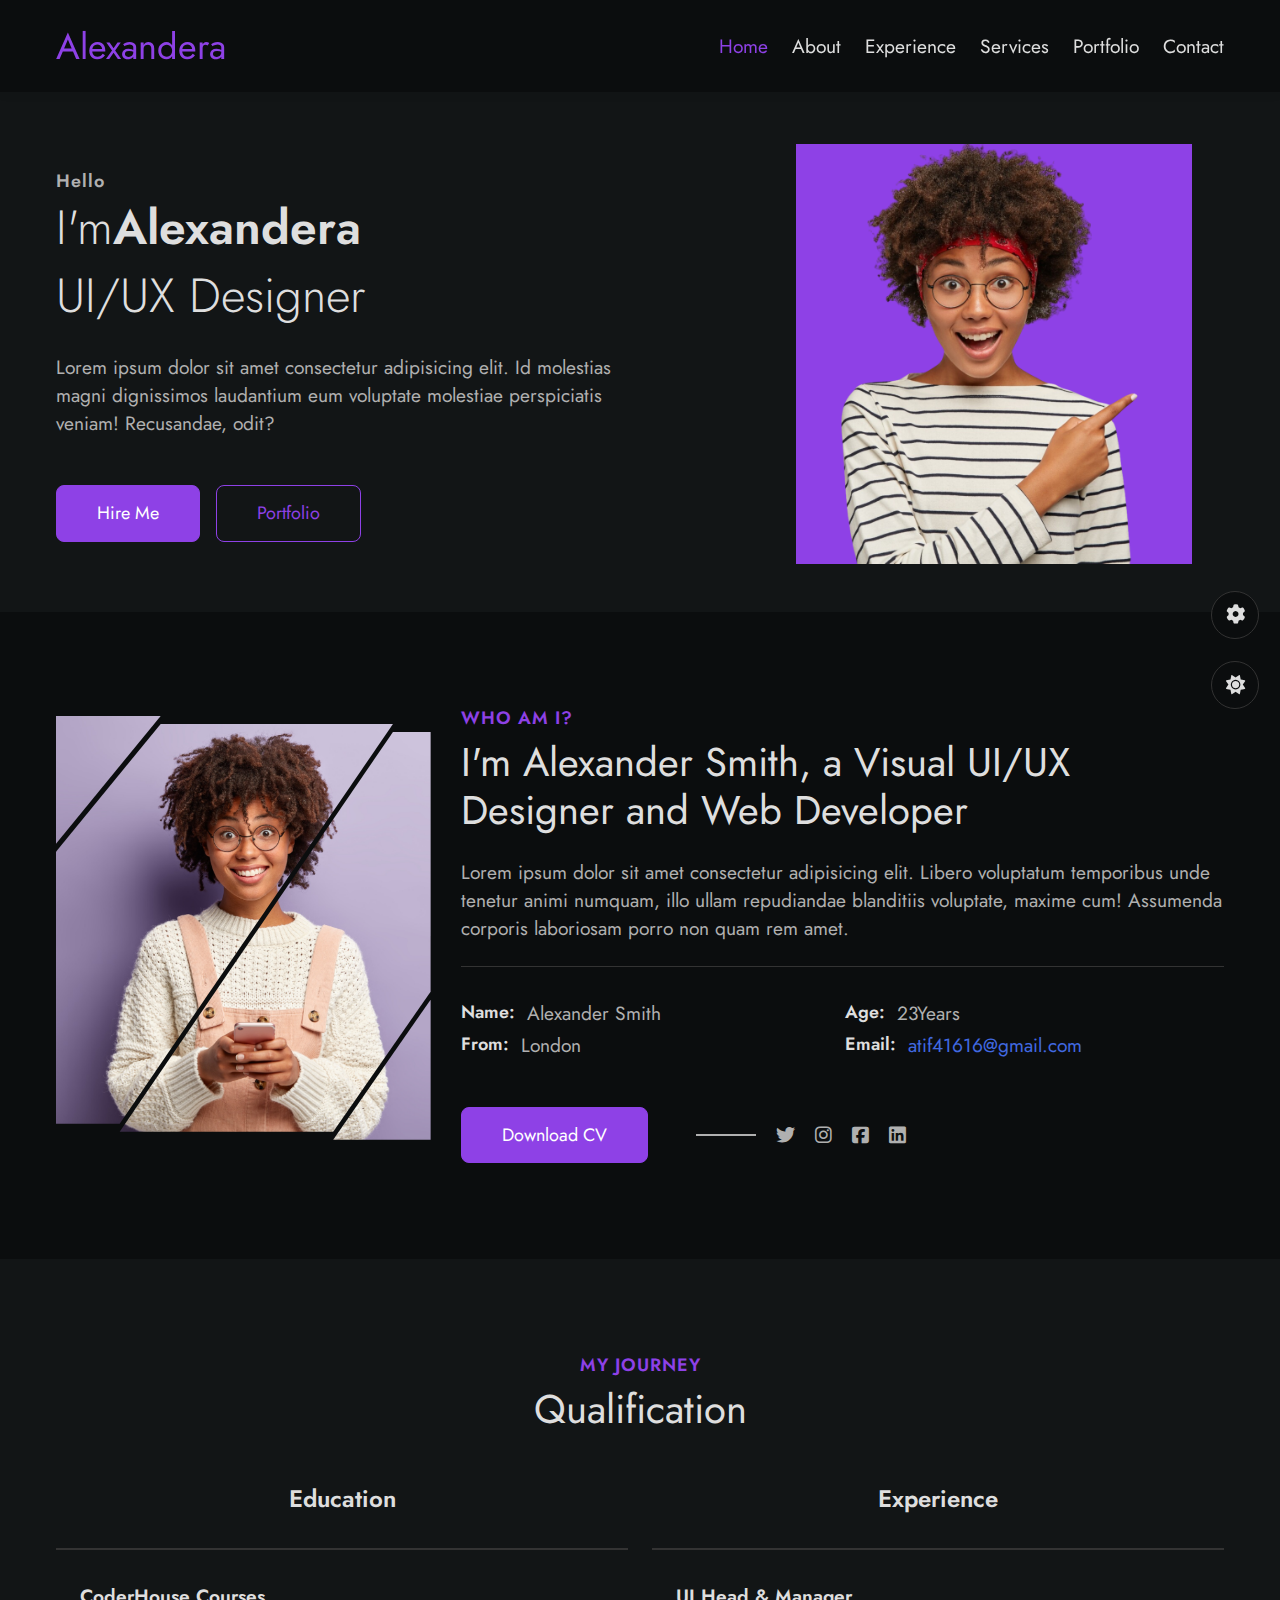
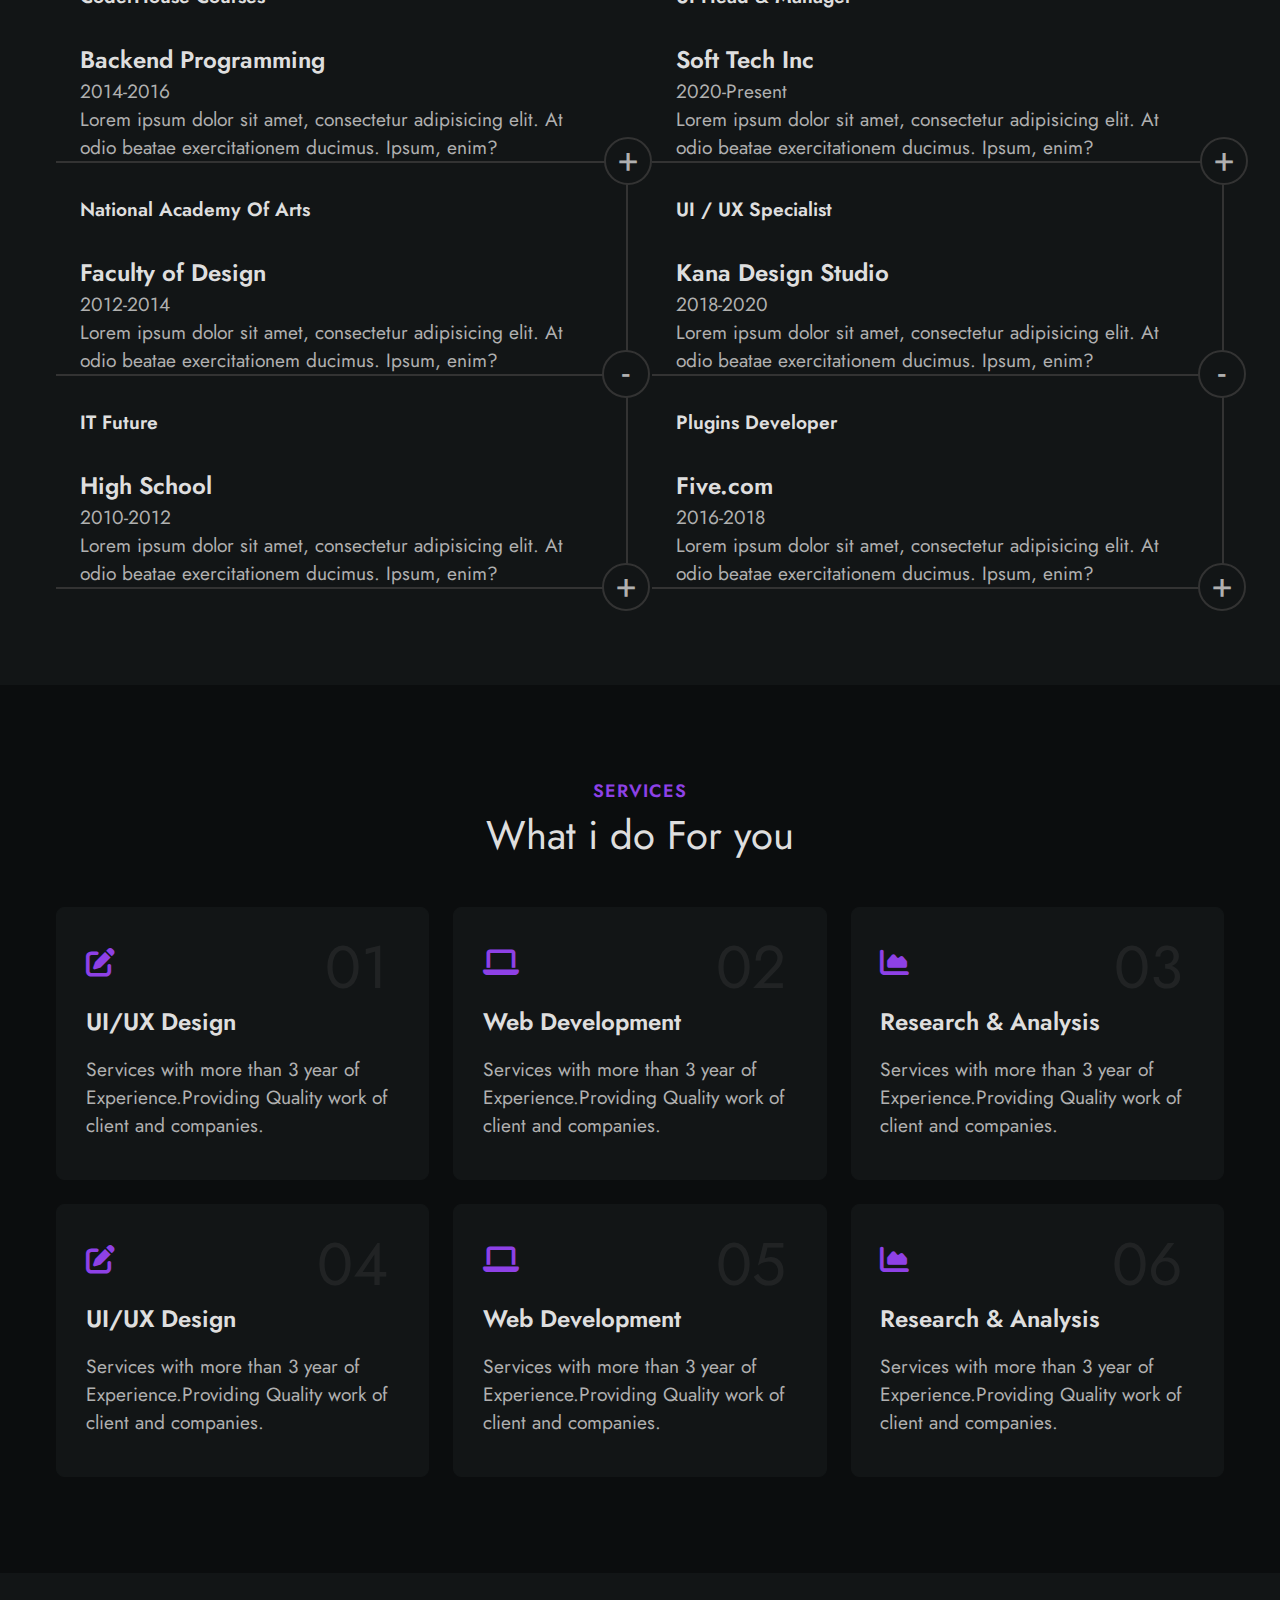
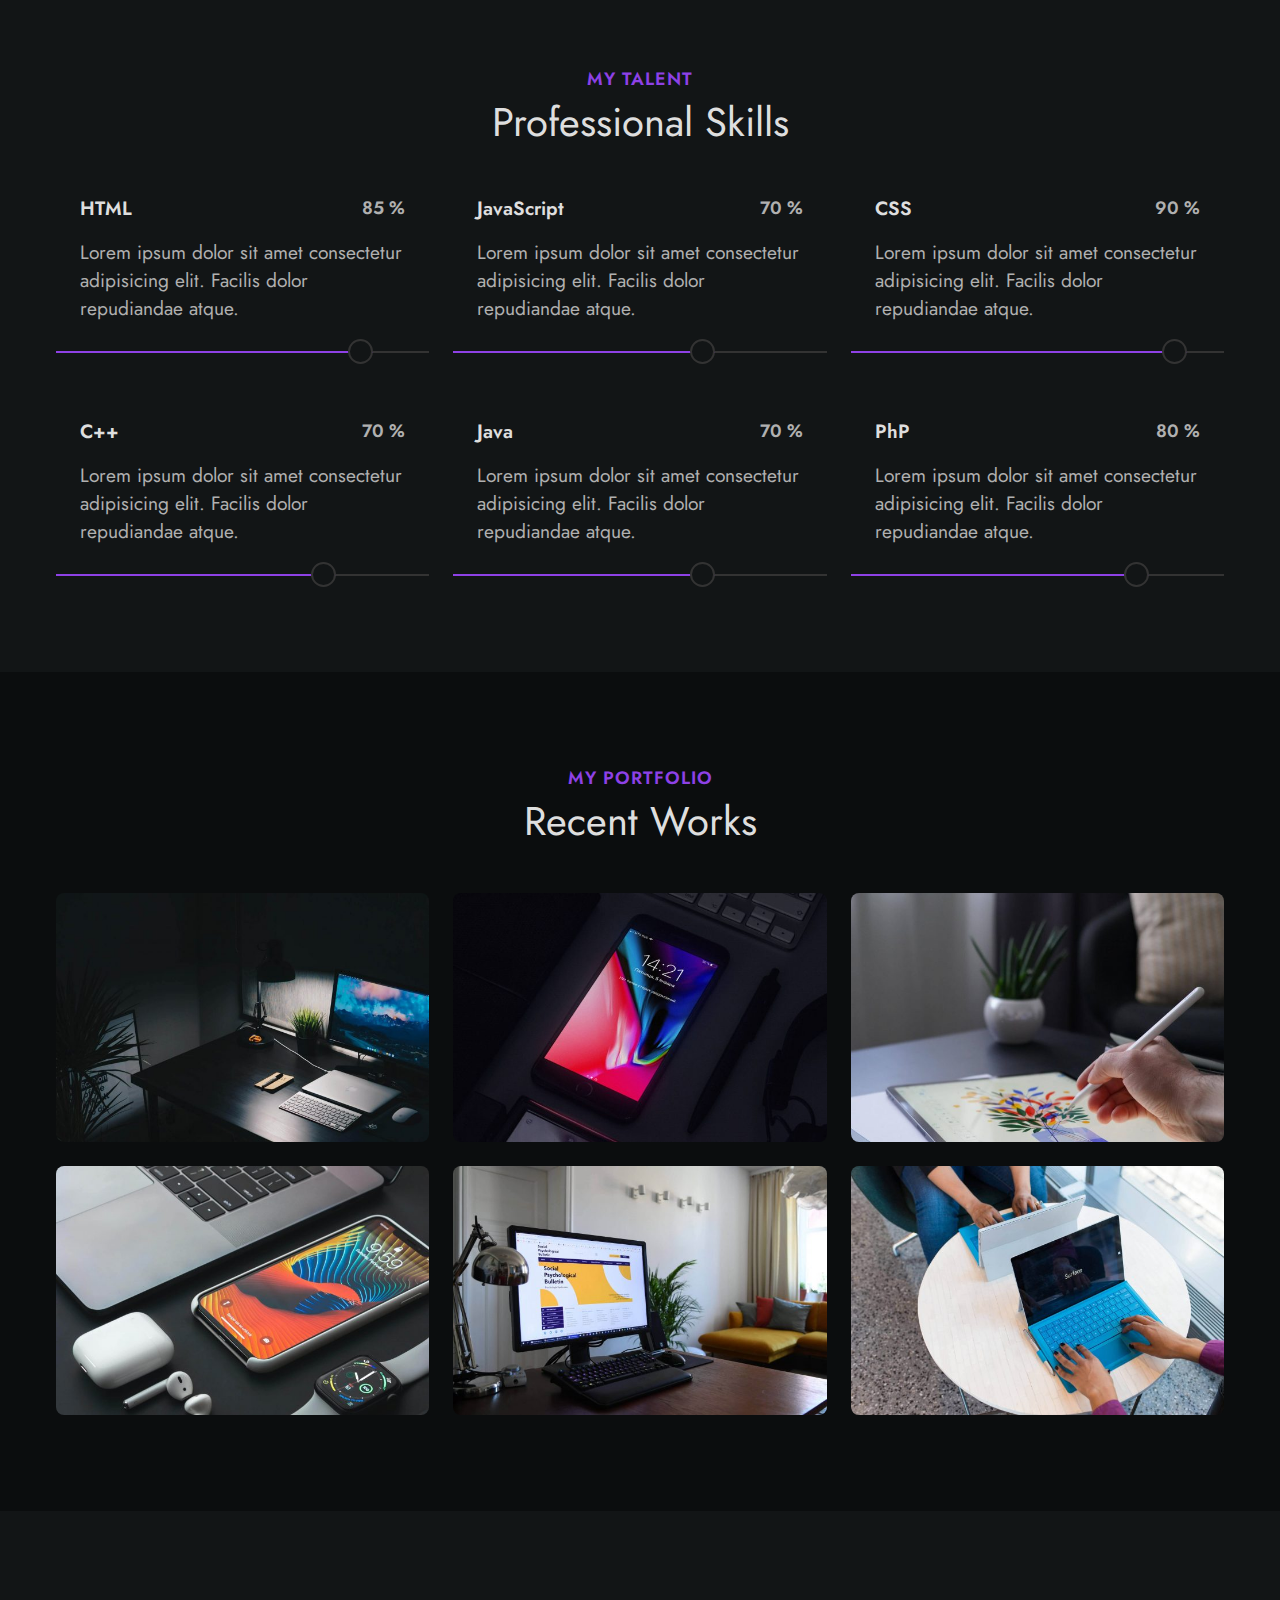
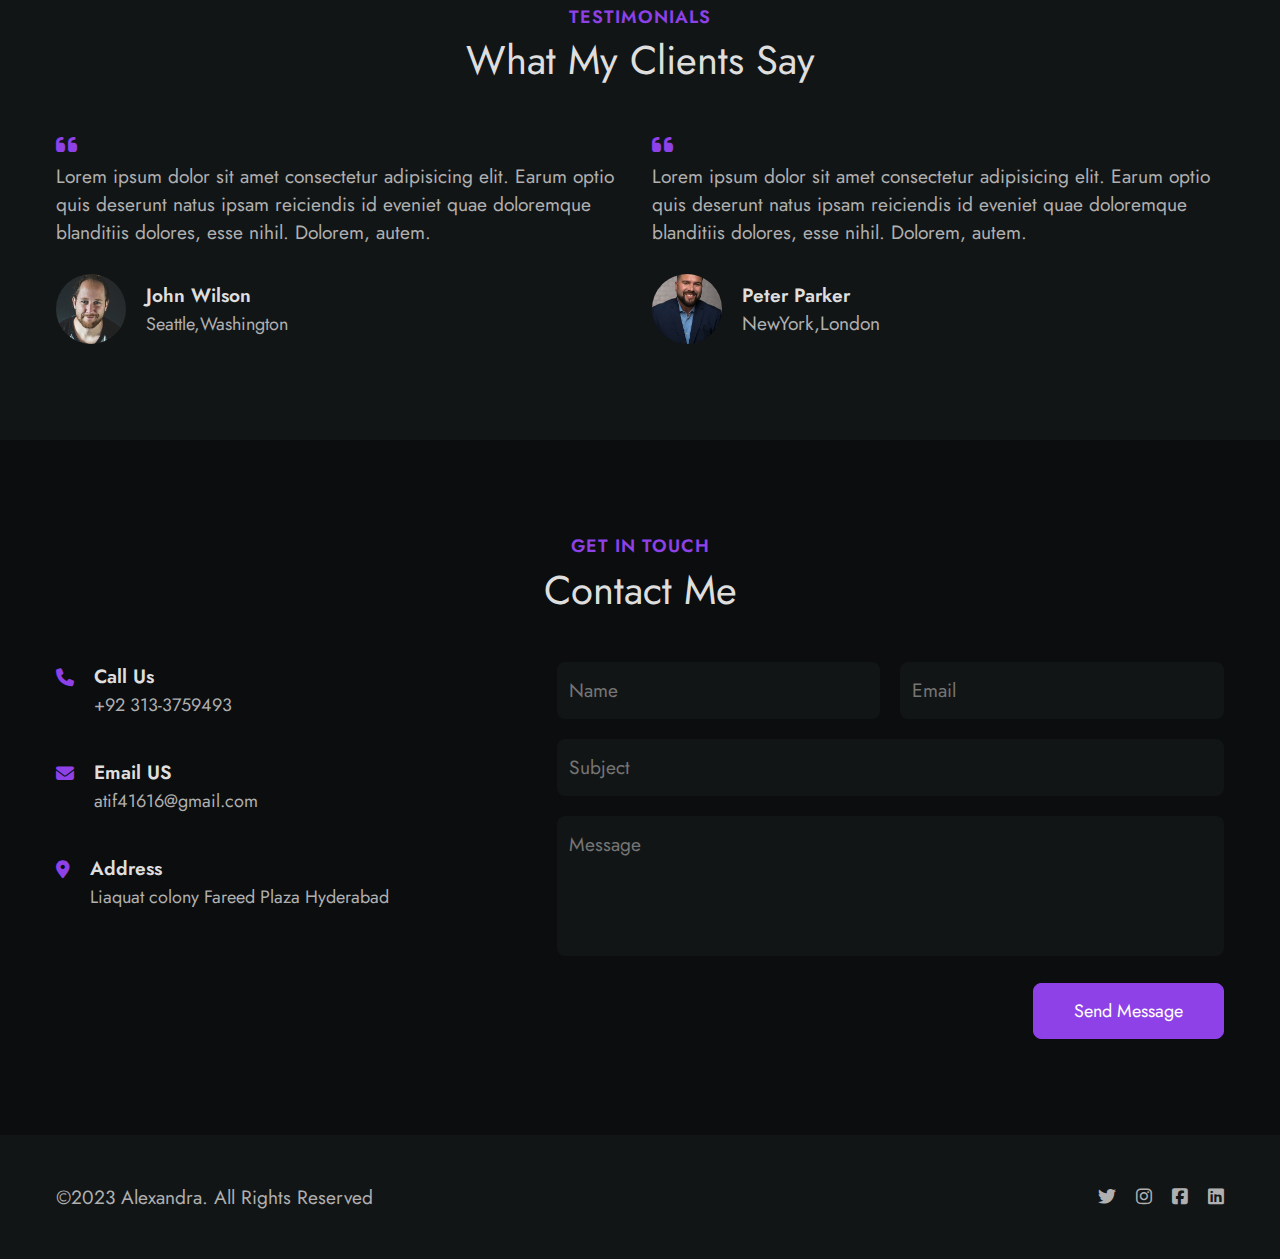
<file: Personal Portfolio 01/index.html>
<!DOCTYPE html>
<html lang="en">
  <head>
    <meta charset="UTF-8" />
    <meta name="viewport" content="width=device-width, initial-scale=1.0" />

    <!--=============== FONT AWESOME ===============-->
    <link rel="stylesheet" href="https://cdnjs.cloudflare.com/ajax/libs/font-awesome/6.4.0/css/all.min.css" />

    <!--=============== CSS ===============-->
    <link rel="stylesheet" href="assets/css/styles.css" />

    <title>Responsive portfolio website</title>
  </head>
  <body>
    <!--==================== STYLE SWITCHER ====================-->
    <input type="radio" name="color" id="color-1">
    <input type="radio" name="color" id="color-2">
    <input type="radio" name="color" id="color-3">
    <input type="radio" name="color" id="color-4">
    <input type="radio" name="color" id="color-5">
    <input type="radio" name="color" id="color-6">
    <input type="radio" name="color" id="color-7">
    <input type="radio" name="color" id="color-8">
    <input type="radio" name="color" id="color-9">
    <input type="radio" name="color" id="color-10">
    <input type="checkbox" id="toggler">
    <input type="checkbox" id="day-night">

    <div class="style__switcher">
      <label for="toggler" class="style__switcher-toggler">
        <i class="fa-solid fa-gear fa-spin"></i>
      </label>

      <label for="day-night" class="style__switcher-theme">
        <i class="fa-solid fa-sun"></i>
        <i class="fa-solid fa-moon"></i>
      </label>

      <h3 class="style__switcher-title">Theme Colors</h3>

      <div class="style__switcher-color">
        <label for="color-1" class="color-1 color"></label>
        <label for="color-2" class="color-2 color"></label>
        <label for="color-3" class="color-3 color"></label>
        <label for="color-4" class="color-4 color"></label>
        <label for="color-5" class="color-5 color"></label>
        <label for="color-6" class="color-6 color"></label>
        <label for="color-7" class="color-7 color"></label>
        <label for="color-8" class="color-8 color"></label>
        <label for="color-9" class="color-9 color"></label>
        <label for="color-10" class="color-10 color"></label>
      </div>
    </div>

    <!--==================== HEADER ====================-->
    <header class="header">
      <nav class="nav container">
          <a href="index.html" class="nav__logo">Alexandera</a>

          <ul class="nav__list">  
            <li class="nav__item">
              <a href="#home" class="nav__link active-link">Home</a>
            </li>

            <li class="nav__item">
              <a href="#about" class="nav__link">About</a>
            </li>
            

            
            <li class="nav__item">
              <a href="#qualification" class="nav__link">Experience</a>
            </li>

            
            <li class="nav__item">
              <a href="#services" class="nav__link">Services</a>
            </li>

            
            <li class="nav__item">
              <a href="#works" class="nav__link">Portfolio</a>
            </li>

            
            <li class="nav__item">
              <a href="#contact" class="nav__link">Contact</a>
            </li>
          </ul>
      </nav>
    </header>

    <!--==================== MAIN ====================-->
    <main class="main">
      <!--==================== HOME ====================-->
      <section class="home" id="home">
        <div class="home__container container grid">
          <div class="home__content">
            <span class="home__small">Hello</span>
              <h1 class="home__title">
                <span>I'm</span>Alexandera<br><span>UI/UX Designer</span>
              </h1>
              <p class="home__description">Lorem ipsum dolor sit amet consectetur adipisicing elit. Id molestias magni dignissimos laudantium eum voluptate molestiae perspiciatis veniam! Recusandae, odit?</p>

              <div class="home__btns">
                <a href="#contact" class="btn">Hire Me</a>
                <a href="#portfolio" class="btn btn__transparent">Portfolio</a>
              </div>
          </div>

          <div class="home__img-wrapper">
            <img src="assets/img/profile.png" class="home__img" alt="">
          </div>
        </div>
      </section>

      <!--==================== ABOUT ====================-->
      <section class="about section" id="about">
        <div class="about__container container grid ">
          <div class="about__img-wrapper">
            <img src="assets/img/about.png" alt="" class="about__img">
            <img src="assets/img/about.png" alt="" class="about__img">
            <img src="assets/img/about.png" alt="" class="about__img">
            <img src="assets/img/about.png" alt="" class="about__img">
          </div>

          <div class="about__content">
            <h2 class="section__title" data-title="Who am i?">I'm Alexander Smith, a Visual UI/UX Designer and Web Developer
            </h2>

            <p class="about__description">Lorem ipsum dolor sit amet consectetur adipisicing elit. Libero voluptatum temporibus unde tenetur animi numquam, illo ullam repudiandae blanditiis voluptate, maxime cum! Assumenda corporis laboriosam porro non quam rem amet.</p>

            <ul class="about__data grid">
              <li class="data__item">
                <h3 class="data__title">Name:</h3>
                <span class="data__description">Alexander Smith</span>
              </li>

              
              <li class="data__item">
                <h3 class="data__title">Age:</h3>
                <span class="data__description">23Years</span>
              </li>

              
              <li class="data__item">
                <h3 class="data__title">From:</h3>
                <span class="data__description">London</span>
              </li>

              
              <li class="data__item">
                <h3 class="data__title">Email:</h3>
                <span class="data__description about__link">atif41616@gmail.com</span>
              </li>
            </ul>

            <div class="about__bottom">
              <a href="" class="btn">Download CV</a>

              <div class="about__social-links">
                <a href="" class="about__social-link">
                  <i class="fa-brands fa-twitter"></i>
                </a>

                
                <a href="" class="about__social-link">
                  <i class="fa-brands fa-instagram"></i>
                </a>

                
                <a href="" class="about__social-link">
                  <i class="fa-brands fa-square-facebook"></i>
                </a>

                
                <a href="" class="about__social-link">
                  <i class="fa-brands fa-linkedin"></i>
                </a>
              </div>
            </div>
          </div>
        </div>
      </section>

      <!--==================== QUALIFICATION ====================-->
      <section class="qualification section" id="qualification">
        <h2 class="section__title title__center" data-title="My Journey">Qualification</h2>

        <div class="resume__container container grid">
          <div class="resume__group">
            <h3 class="resume__heading">Education</h3>

            <div class="resume__items">
              <div class="resume__item">
                <div class="resume__header">
                  <h3 class="resume__subtitle">CoderHouse Courses</h3> 
                  <span class="resume__icon">+</span>
                </div>

                <div class="resume__content">
                  <div class="resume__date-title">
                    <h3 class="resume__title">Backend Programming</h3>
                    <span class="resume__date">2014-2016</span>
                  </div>
                  <p class="resume__description">Lorem ipsum dolor sit amet, consectetur adipisicing elit. At odio beatae exercitationem ducimus. Ipsum, enim?</p>
                </div>
              </div>


              <div class="resume__item">
                <div class="resume__header">
                  <h3 class="resume__subtitle"> National Academy Of Arts</h3> 
                  <span class="resume__icon">-</span>
                </div>

                <div class="resume__content">
                  <div class="resume__date-title">
                    <h3 class="resume__title">Faculty of Design</h3>
                    <span class="resume__date">2012-2014</span>
                  </div>
                  <p class="resume__description">Lorem ipsum dolor sit amet, consectetur adipisicing elit. At odio beatae exercitationem ducimus. Ipsum, enim?</p>
                </div>
              </div>

              <div class="resume__item">
                <div class="resume__header">
                  <h3 class="resume__subtitle">IT Future </h3> 
                  <span class="resume__icon">+</span>
                </div>

                <div class="resume__content">
                  <div class="resume__date-title">
                    <h3 class="resume__title">High School</h3>
                    <span class="resume__date">2010-2012</span>
                  </div>
                  <p class="resume__description">Lorem ipsum dolor sit amet, consectetur adipisicing elit. At odio beatae exercitationem ducimus. Ipsum, enim?</p>
                </div>
              </div>
            </div>
          </div>

          <div class="resume__group">
            <h3 class="resume__heading">Experience</h3>

            <div class="resume__items">
              <div class="resume__item">
                <div class="resume__header">
                  <h3 class="resume__subtitle">UI Head & Manager</h3> 
                  <span class="resume__icon">+</span>
                </div>

                <div class="resume__content">
                  <div class="resume__date-title">
                    <h3 class="resume__title">Soft Tech Inc </h3>
                    <span class="resume__date">2020-Present</span>
                  </div>
                  <p class="resume__description">Lorem ipsum dolor sit amet, consectetur adipisicing elit. At odio beatae exercitationem ducimus. Ipsum, enim?</p>
                </div>
              </div>


              <div class="resume__item">
                <div class="resume__header">
                  <h3 class="resume__subtitle">UI / UX Specialist</h3> 
                  <span class="resume__icon">-</span>
                </div>

                <div class="resume__content">
                  <div class="resume__date-title">
                    <h3 class="resume__title">Kana Design Studio</h3>
                    <span class="resume__date">2018-2020</span>
                  </div>
                  <p class="resume__description">Lorem ipsum dolor sit amet, consectetur adipisicing elit. At odio beatae exercitationem ducimus. Ipsum, enim?</p>
                </div>
              </div>

              <div class="resume__item">
                <div class="resume__header">
                  <h3 class="resume__subtitle">Plugins Developer </h3> 
                  <span class="resume__icon">+</span>
                </div>

                <div class="resume__content">
                  <div class="resume__date-title">
                    <h3 class="resume__title">Five.com</h3>
                    <span class="resume__date">2016-2018</span>
                  </div>
                  <p class="resume__description">Lorem ipsum dolor sit amet, consectetur adipisicing elit. At odio beatae exercitationem ducimus. Ipsum, enim?</p>
                </div>
              </div>
            </div>
          </div>
        </div>
      </section>

      <!--==================== SERVICES ====================-->
      <section class="services section" id="services">
        <h2 class="section__title title__center" data-title="Services">
          What i do For you
        </h2>

        <div class="services__container container grid">
          <div class="services__item">
            <i class="fa-solid fa-pen-to-square services__icon"></i>

            <h3 class="services__title">UI/UX Design</h3>
            <p class="services__description">Services with more than 3 year of Experience.Providing Quality work of client and companies.</p>

            <span class="services__no">01</span>
          </div>

          <div class="services__item">
            <i class="fa-solid fa-laptop services__icon"></i>  

            <h3 class="services__title">Web Development </h3>
            <p class="services__description">Services with more than 3 year of Experience.Providing Quality work of client and companies.</p>

            <span class="services__no">02</span>
          </div>

          <div class="services__item">
            <i class="fa-solid fa-chart-area services__icon"></i>

            <h3 class="services__title">Research & Analysis</h3>
            <p class="services__description">Services with more than 3 year of Experience.Providing Quality work of client and companies.</p>

            <span class="services__no">03</span>
          </div>

          <div class="services__item">
            <i class="fa-solid fa-pen-to-square services__icon"></i>

            <h3 class="services__title">UI/UX Design</h3>
            <p class="services__description">Services with more than 3 year of Experience.Providing Quality work of client and companies.</p>

            <span class="services__no">04</span>
          </div>

          <div class="services__item">
            <i class="fa-solid fa-laptop services__icon"></i>  

            <h3 class="services__title">Web Development </h3>
            <p class="services__description">Services with more than 3 year of Experience.Providing Quality work of client and companies.</p>

            <span class="services__no">05</span>
          </div>

          <div class="services__item">
            <i class="fa-solid fa-chart-area services__icon"></i>

            <h3 class="services__title">Research & Analysis</h3>
            <p class="services__description">Services with more than 3 year of Experience.Providing Quality work of client and companies.</p>

            <span class="services__no">06</span>
          </div>

          
        </div>
      </section>

      <!--==================== SKILLS ====================-->
      <section class="skills section">
        <h2 class="section__title title__center" data-title="My Talent">Professional Skills</h2>

        <div class="skills__container container grid">
          <div class="skills__item">
            <div class="skills__titles">
              <h3 class="skills__name">HTML</h3>
              <span class="skills__no">85 %</span>
            </div>

            <p class="skills__description">Lorem ipsum dolor sit amet consectetur adipisicing elit. Facilis dolor repudiandae atque.</p>

            <div class="skills__bar">
              <div class="skills__percentage" style="width: 85%;">
                <span></span>
              </div>
            </div>
          </div>

          <div class="skills__item">
            <div class="skills__titles">
              <h3 class="skills__name">JavaScript</h3>
              <span class="skills__no">70 %</span>
            </div>

            <p class="skills__description">Lorem ipsum dolor sit amet consectetur adipisicing elit. Facilis dolor repudiandae atque.</p>

            <div class="skills__bar">
              <div class="skills__percentage" style="width: 70%;">
                <span></span>
              </div>
            </div>
          </div>

          <div class="skills__item">
            <div class="skills__titles">
              <h3 class="skills__name"> CSS</h3>
              <span class="skills__no">90 %</span>
            </div>

            <p class="skills__description">Lorem ipsum dolor sit amet consectetur adipisicing elit. Facilis dolor repudiandae atque.</p>

            <div class="skills__bar">
              <div class="skills__percentage" style="width: 90%;">
                <span></span>
              </div>
            </div>
          </div>

          <div class="skills__item">
            <div class="skills__titles">
              <h3 class="skills__name">C++</h3>
              <span class="skills__no">70 %</span>
            </div>

            <p class="skills__description">Lorem ipsum dolor sit amet consectetur adipisicing elit. Facilis dolor repudiandae atque.</p>

            <div class="skills__bar">
              <div class="skills__percentage" style="width: 75%;">
                <span></span>
              </div>
            </div>
          </div>

          <div class="skills__item">
            <div class="skills__titles">
              <h3 class="skills__name">Java</h3>
              <span class="skills__no">70 %</span>
            </div>

            <p class="skills__description">Lorem ipsum dolor sit amet consectetur adipisicing elit. Facilis dolor repudiandae atque.</p>

            <div class="skills__bar">
              <div class="skills__percentage" style="width: 70%;">
                <span></span>
              </div>
            </div>
          </div>

          <div class="skills__item">
            <div class="skills__titles">
              <h3 class="skills__name">PhP</h3>
              <span class="skills__no">80 %</span>
            </div>

            <p class="skills__description">Lorem ipsum dolor sit amet consectetur adipisicing elit. Facilis dolor repudiandae atque.</p>

            <div class="skills__bar">
              <div class="skills__percentage" style="width: 80%;">
                <span></span>
              </div>
            </div>
          </div>
        </div>
      </section>

      <!--==================== PORTFOLIO ====================-->
      <section class="works section" id="works">
        <h2 class="section__title title__center" data-title="My Portfolio">Recent Works</h2>
         
        <div class="work__container container grid">
          <div class="work__card">  
            <img src="assets/img/project-img-1.jpg" alt="" class="work__img">

            <div class="work__details">
              <h3 class="work__title">Web Design</h3>
              <span class="work__description">This is a short description</span>
            </div>
          </div>

          <div class="work__card">  
            <img src="assets/img/project-img-2.jpg" alt="" class="work__img">

            <div class="work__details">
              <h3 class="work__title">Android App</h3>
              <span class="work__description">This is a short description</span>
            </div>
          </div>

          <div class="work__card">  
            <img src="assets/img/project-img-3.jpg" alt="" class="work__img">

            <div class="work__details">
              <h3 class="work__title">PhotoShop</h3>
              <span class="work__description">This is a short description</span>
            </div>
          </div>

          <div class="work__card">  
            <img src="assets/img/project-img-4.jpg" alt="" class="work__img">

            <div class="work__details">
              <h3 class="work__title">UI/UX Design </h3>
              <span class="work__description">This is a short description</span>
            </div>
          </div>

          <div class="work__card">  
            <img src="assets/img/project-img-5.jpg" alt="" class="work__img">

            <div class="work__details">
              <h3 class="work__title">Web Design</h3>
              <span class="work__description">This is a short description</span>
            </div>
          </div>

          <div class="work__card">  
            <img src="assets/img/project-img-6.jpg" alt="" class="work__img">

            <div class="work__details">
              <h3 class="work__title">Web Design</h3>
              <span class="work__description">This is a short description</span>
            </div>
          </div>
        </div>
      </section>

      <!--==================== TESTIMONIALS ====================-->
      <section class="testimonials section">
        <h2 class="section__title title__center" data-title="testimonials">What My Clients Say</h2>

        <div class="testimonials__container container grid">
          <div class="testimonials__item">
            <p class="testimonials__description">Lorem ipsum dolor sit amet consectetur adipisicing elit. Earum optio quis deserunt natus ipsam reiciendis id eveniet quae doloremque blanditiis dolores, esse nihil. Dolorem, autem.</p>

            <div class="testimonials__data">
              <img src="assets/img/testimonial-1.jpg" alt="" class="testimonials__img">

              <div>
                <h3 class="testimonials__name">John Wilson</h3>
                  <span class="testimonials__identity">Seattle,Washington</span>
              </div>
            </div>
          </div>


          <div class="testimonials__item">
            <p class="testimonials__description">Lorem ipsum dolor sit amet consectetur adipisicing elit. Earum optio quis deserunt natus ipsam reiciendis id eveniet quae doloremque blanditiis dolores, esse nihil. Dolorem, autem.</p>

            <div class="testimonials__data">
              <img src="assets/img/testimonial-2.jpg" alt="" class="testimonials__img">

              <div>
                <h3 class="testimonials__name">Peter Parker</h3>
                  <span class="testimonials__identify">NewYork,London</span>
              </div>
            </div>
          </div>
        </div>
      </section>

      <!--==================== CONTACT ====================-->
      <section class="contact section" id="contact">
        <h2 class="section__title title__center" data-title="Get in touch">Contact Me</h2>

        <div class="contact__container container grid">
          <div class="contact__details">
            <div class="contact__item">
              <i class="fa-solid fa-phone contact__icon"></i>

              <div>
                <h3 class="contact__title">Call Us</h3>
                <span class="contact__data">+92 313-3759493</span>
              </div>
            </div>

            <div class="contact__item">
              <i class="fa-solid fa-envelope  contact__icon"></i>

              <div>
                <h3 class="contact__title">Email US</h3>
                <span class="contact__data">atif41616@gmail.com</span>
              </div>
            </div>

            <div class="contact__item">
              <i class="fa-solid fa-location-dot contact__icon"></i>

              <div>
                <h3 class="contact__title">Address</h3>
                <span class="contact__data">Liaquat colony Fareed Plaza Hyderabad</span>
              </div>
            </div>
          </div>

          <form action="" class="contact__form">
            <div class="form__group">
              <div class="form__input">
                <input type="text" placeholder="Name" class="input__control">
              </div>

              <div class="form__input">
                <input type="email" placeholder="Email" class="input__control">
              </div>
            </div>

            <div class="form__input">
              <input type="text" placeholder="Subject" class="input__control">
            </div>
            

            <div class="form__input">
             <textarea name="" id="" cols="30" rows="10" class="input__control textarea" placeholder="Message"></textarea>
            </div>

            <button class="btn contact__btn">Send Message</button>
          </form>
        </div>
      </section>
    </main>

    <!--==================== FOOTER ====================-->
    <footer class="footer">
      <div class="footer__container container">
        <p class="footer__copyright">&copy;2023 Alexandra. All Rights Reserved</p>

        <div class="footer__social-links">
          <a href="" class="footer__social-link">
            <i class="fa-brands fa-twitter"></i>
          </a>

          
          <a href="" class="footer__social-link">
            <i class="fa-brands fa-instagram"></i>
          </a>

          
          <a href="" class="footer__social-link">
            <i class="fa-brands fa-square-facebook"></i>
          </a>

          
          <a href="" class="footer__social-link">
            <i class="fa-brands fa-linkedin"></i>
          </a>
        </div>
      </div>
    </footer>
  </body>
</html>
</file>
<file: Personal Portfolio 01/assets/css/styles.css>
/*=============== GOOGLE FONTS ===============*/
@import url('https://fonts.googleapis.com/css2?family=Jost:wght@300;400;500;600&family=Lato:ital,wght@0,700;1,400&family=League+Spartan:wght@400;500;600;700&family=Poppins:ital,wght@0,100;0,200;0,300;0,400;0,500;0,600;0,700;0,800;0,900;1,100;1,200;1,300;1,400;1,500;1,600;1,700;1,800;1,900&display=swap');
/*=============== VARIABLES CSS ===============*/
:root {
  --header-height:3.5rem ;

  /*========== Colors ==========*/
  /* Color mode HSL(hue, saturation, lightness) */
  --first-color:hsl(268,77%,58%) ;
  --first-color-dark:hsl(268,78%,51%) ;
  --first-color-light: hsl(268,100%,83%);
  --title-color: hsl(0,0%,87%);
  --text-color:hsl(0,0%,69%) ;
  --body-color: hsl(200,12%,5%);
  --container-color: hsl(200,10%,8%);
  --border-color: hsl(0,0%,20%);
  --white: #fff;

  /*========== Font and typography ==========*/
  /* .5rem = 8px | 1rem = 16px ... */
  --body-font: 'Jost', sans-serif;
  --big-font-size: 3rem;
  --h1-font-size:2.5rem ;
  --h2-font-size: 2.25rem;
  --h3-font-size: 1.5rem;
  --larger-font-size:1.2rem ;
  --large-font-size: 1.125rem;

  /*========== Font weight ==========*/
  --weight-300: 300;
  --weight-400: 400;
  --weight-600: 600;
}

/*=============== DARK THEME ===============*/
#day-night:checked ~ *{
  --title-color: hsl(247,27%,31%);
  --text-color:hsl(0,0%,41%) ;
  --body-color: hsl(0,0%,100%);
  --container-color: hsl(266,78%,98%);
  --border-color: hsl(0,0%,87%);
}
/*=============== BASE ===============*/
*{
  margin: 0;
  padding: 0;
  box-sizing: border-box ;
}

html{
  scroll-behavior: smooth;
}

input,
textarea,
button,
body{
  font-family: var(--body-font);
  font-size: var(--larger-font-size);
}

main{
  background-color: var(--body-color);
  color: var(--text-color);
}

input,
textarea,
button{
  outline: none;
  border: none;
  background-color: transparent;
}

h1,
h2,
h3{
  color: var(--title-color);
  font-weight: var(--weight-600);
}

ul{
  list-style: none;
}

a{
  text-decoration: none;
}

img{
  max-width: 100%;

}
/*=============== REUSABLE CSS CLASSES ===============*/
.container{
  max-width: 1200px;
  /* background-color: var(--first-color); */
  margin-inline: auto;
  padding-inline: 1rem ;
}

.grid{
  display: grid;
  gap: 1.5rem;
}

.section{
  padding-block: 6rem;
}

.section{
  padding-block: 6rem;
}

.section__title{
  font-size: var(--h1-font-size);
  font-weight: var(--weight-400);
  line-height: 1.2;
  margin-bottom: 1.5rem ;
}

.section__title::before{
  content: attr(data-title);
  display: block;
  color: var(--first-color);
  font-size: var(--large-font-size);
  font-weight: var(--weight-600);
  text-transform: uppercase;
  letter-spacing: 1px;
  margin-bottom: .5rem ;
}

.title__center{
  text-align: center;
  margin-bottom: 3rem;
}
/*=============== STYLE SWITCHER ===============*/
input[type='radio'],
input[type='checkbox']{
  /* z-index: 1000;
  position: relative; */
  display: none;
}
.style__switcher{
  position: fixed;
  right: 0;
  bottom: 20%;
  padding: 1rem;
  width: 220px;
  border: 1px solid var(--border-color);
  background-color: var(--container-color);
  border-radius: .5rem;
  z-index: 1000;
  transform: translateX(100%);
  transition: all .3s ease;

}

#toggler:checked ~ .style__switcher{
  transform: translateX(0);
}


.style__switcher-toggler,
.style__switcher-theme{
  position: absolute;
  right: 110%;
  color: var(--title-color);
  background-color: var(--body-color);
  border: 1px solid var(--border-color);
  height: 48px;
  width: 48px;
  border-radius: 50%;
  cursor: pointer;
  display: grid;
  place-items: center;
  transition: all .3s ease;
}

.style__switcher-color{
  display: grid;
  grid-template-columns: repeat(5 ,1fr);
  gap: .5rem;
}

.style__switcher-toggler{
  top: 7%;
}

.style__switcher-theme{
  bottom: 7%;
}

.style__switcher-theme .fa-moon{
  display: none;
}

#day-night:checked ~ * .fa-sun{
  display: none;
}

#day-night:checked ~ * .fa-moon{
  display: block;
}

.style__switcher-title{
  font-size: var(--large-font-size);
  margin-bottom: .75rem;
}

.style__switcher-color .color{
  height: 30px;
  width: 30px;
  border-radius: 50%;

}


.color-1{
  background-color: hsl(252,35%,51%);
}


.color-2{
  background-color: hsl(351,85%,51%);
}


.color-3{
  background-color: hsl(271,76%,53%);
}


.color-4{
  background-color: hsl(225,73%,57%);
}


.color-5{
  background-color: hsl(43,74%,49%);
}


.color-6{
  background-color: hsl(339,81%,66%);
}


.color-7{
  background-color: hsl(80,61%,50%);
}


.color-8{
  background-color: hsl(19,96%,52%);
}


.color-10{
  background-color: hsl(42,100%,50%);
}


.color-9{
  background-color: hsl(88,65%,43%);
}

#color-1:checked ~ *{
  --first-color:hsl(252,35%,51%) ;
  --first-color-dark:hsl(252,25%,51%) ;
  --first-color-light: hsl(252,100%,83%);
}

#color-2:checked ~ *{
  --first-color:hsl(351,85%,51%) ;
  --first-color-dark:hsl(351,75%,51%) ;
  --first-color-light: hsl(351,100%,83%);
}

#color-3:checked ~ *{
  --first-color:hsl(271,76%,53%) ;
  --first-color-dark:hsl(271,60%,53%) ;
  --first-color-light: hsl(271,100%,83%);
}

#color-4:checked ~ *{
  --first-color:hsl(225,73%,57%) ;
  --first-color-dark:hsl(225,63%,57%) ;
  --first-color-light: hsl(225,100%,83%);
}

#color-5:checked ~ *{
  --first-color:hsl(43,74%,49%) ;
  --first-color-dark:hsl(43,64%,49%) ;
  --first-color-light: hsl(43,100%,83%);
}

#color-6:checked ~ *{
  --first-color:hsl(339,81%,66%) ;
  --first-color-dark:hsl(339,71%,66%) ;
  --first-color-light: hsl(339,100%,83%);
}

#color-7:checked ~ *{
  --first-color:hsl(80,61%,50%) ;
  --first-color-dark:hsl(80,51%,50%) ;
  --first-color-light: hsl(80,100%,83%);
}

#color-8:checked ~ *{
  --first-color:hsl(19,96%,52%) ;
  --first-color-dark:hsl(19,86%,52%) ;
  --first-color-light: hsl(19,100%,83%);
}

#color-9:checked ~ *{
  --first-color:hsl(88,65%,43%) ;
  --first-color-dark:hsl(88,55%,43%) ;
  --first-color-light: hsl(88,100%,83%);
}

#color-10:checked ~ *{
  --first-color:hsl(42,100%,50%) ;
  --first-color-dark:hsl(42,85%,50%) ;
  --first-color-light: hsl(42,100%,83%);
}
/*=============== HEADER & NAV ===============*/
.header{
  position: fixed;
  background-color: var(--body-color);
  top:0;
  left: 0;
  width: 100%;
  box-shadow: 0 3px 9px hsla(0, 0%, 0%, 0.05);
  z-index: 100;
}

.nav,
.nav__list{
  display: flex;
}

.nav{
  height: calc(var(--header-height) +  2.25rem);
  /* background-color: var(--body-color); */
  justify-content: space-between;
  align-items: center;
}


.nav__logo{
  color: var(--first-color);
  font-size: var(--h2-font-size);
}

.nav__list{
  column-gap: 1.5rem;
}

.nav__link{
  color: var(--title-color);
  transition: all .3s ease;
}
/* Active link */

.active-link,
.nav__link:hover{
  color: var(--first-color);
}

/*=============== HOME ===============*/
.home{
  background-color: var(--container-color);
  padding-block: 9rem 3rem;
}
.home__container{
  grid-template-columns: repeat(2, 1fr);
  align-items: center;
}

.home__small{
  font-size: var(--large-font-size);
  font-weight: var(--weight-600);
  letter-spacing: 1px;
}


.home__title{
  font-size: var(--big-font-size);
  line-height: 1.4;
}

.home__title span{
  font-weight: var(--weight-300);
}

.home__description{
  margin-block: 1.5rem 3rem;
}

.home__btns{
  display: flex;
  column-gap: 1rem;
}

.home__img-wrapper{
  margin-inline:auto 2rem;
  position: relative;

}

.home__img-wrapper::before,
.home__img-wrapper::after{
  content: '';
  position: absolute;
  inset: 0;
}

.home__img-wrapper::before{
  background-color: var(--first-color-light);
    animation: animate__before 8s ease-in-out infinite;
}

.home__img-wrapper::after{
  background-color: var(--first-color);

}
.home__img-wrapper::after,
.home__img{
  animation: animate__after 8s ease-in-out infinite;

}

.home__img{
  z-index: 10;
  position: relative;
  vertical-align: middle;
}
/* Home animation */
@keyframes animate__before {
  0%{
    border-radius: 73% 27% 21% 79% / 51% 32% 68% 49% ;
  }

  
  50%{
    border-radius: 18% 82% 49% 51% / 24% 41% 59% 76%  ;
  }

  
  100%{
    border-radius: 73% 27% 21% 79% / 51% 32% 68% 49% ;
  }
}

@keyframes animate__after {
  0%{
    border-radius:  18% 82% 49% 51% / 24% 41% 59% 76% ;
  }

  
  50%{
    border-radius: 73% 27% 21% 79% / 51% 32% 68% 49%  ;
  }

  
  100%{
    border-radius: 18% 82% 49% 51% / 24% 41% 59% 76% ;
  }
}
/*=============== BUTTON ===============*/
.btn{
  display: inline-block;
  background-color: var(--first-color);
  border: 1px solid var(--first-color);
  color: var(--white);
  padding: 0.9rem 2.5rem;
  font-size: var(--large-font-size);
  border-radius: 0.5rem;
  transition:all 0.5s ease;
}

.btn__transparent{
  background-color: transparent;
  color: var(--first-color);

}


/* Button hover */

.btn:hover{
   background-color: var(--first-color-dark);
}

.btn__transparent:hover{
  background-color: var(--first-color);
  color: var(--white);
}
/*=============== ABOUT ===============*/
.about__container{
  grid-template-columns: 4fr 8fr;
  align-items: center;
}


.about__img-wrapper{
  position: relative;
  height: 400px; 

}

.about__img{
  position: absolute;
  top: 0;
  left: 0;
  height: 100%;
  object-fit: cover;
  transition: all .3s ease;
}
.about__img:nth-child(1){
  clip-path: polygon(0 0,0 32%,28% 0);
  transform: translateY(-1.25rem);
}

.about__img:nth-child(2){
  clip-path: polygon(28% 0, 0 32%, 0 100%,17% 100%,90% 0);
  transform: translateY(-0.75rem);
}

.about__img:nth-child(3){
  clip-path: polygon(100% 0, 100% 65%, 74% 100%, 17% 100%, 90% 0);
  transform: translateY(-0.25rem);
}

.about__img:nth-child(4){
  clip-path: polygon(100% 65%,74% 100%,100% 100%);
  transform: translateY(0.25rem);
}

/* About img hover */
.about__img-wrapper:hover  .about__img{
  transform: translateY(0);
}

.about__description{
  border-bottom: 1px solid var(--border-color);
  padding-bottom: 1.5rem;
  margin-bottom: 2rem ;
}

.about__data{
  grid-template-columns: repeat(2,1fr);
  gap: .25rem;
  margin-bottom: 3rem;
}

.data__item{
  display: flex;
  column-gap: .75rem;

}

.data__title{
  font-size: var(--large-font-size);

}

.about__link{
  color: hsl(225, 73%, 57%);
}

.about__bottom,
.about__social-links{
  display: flex;
  align-items: center;
}

.about__bottom{
  column-gap: 3rem;
}

.about__social-links{
  column-gap: 1.25rem;
}

.about__social-links::before{
  content: '';
  background-color: var(--text-color);
  width: 60px;
  height: 2px;
}

.about__social-link {
  color: var(--text-color);
  transition: all .3s ease;
}

.about__social-link:hover{
  color: var(--first-color);
}
/*=============== QUALIFICATION ===============*/
.qualification{
  background-color: var(--container-color);
  
}
.resume__container{
  grid-template-columns: repeat(2, 1fr);
}

.resume__heading{
  text-align: center;
  font-size: var(--h3-font-size);
  padding-bottom: 2rem;
}

.resume__heading,
.resume__item{
  border-bottom: 2px solid var(--border-color);
}

.resume__item:not(:first-child){
  border-right: 2px solid var(--border-color) ;
}


.resume__item{
  position: relative;
}

.resume__header{
  padding: 2rem 1.5rem;
}

.resume__subtitle{
  font-size: var(--larger-font-size);
  cursor: pointer;
}

.resume__icon{
  background-color: var(--container-color);
  border: 2px solid var(--border-color);
  font-size: var(--h2-font-size);
  width: 48px;
  height: 48px;
  border-radius: 50%;
  position: absolute;
  right: -1.5rem;
  bottom: -1.5rem;
  z-index: 10;
  line-height: 1.1em;
  text-align: center;
  cursor: pointer;
}


.resume__content{
  padding-inline: 1.5rem  3rem;
}

.resume__data-title{
  display: flex;
  justify-content: space-between;
  align-items: center;
}

.resume__title{
  font-size: var(--h3-font-size);
}

.resume__data{
  color: var(--title-color);
  font-size: var(--large-font-size);
}

.resume__descripition{
  margin-block:1.25rem 2rem ;
}
/*=============== SERVICES ===============*/
.services__container{
  grid-template-columns: repeat(3, 1fr);
  cursor: pointer;
}

.services__item{
  background-color: var(--container-color);
  border: 1px solid var(--container-color);
  padding: 2.5rem 1.8rem;
  border-radius: .5rem;
  position: relative;
  transition: all .5s ease;
}

/* Services hover */
.services__item:hover{
  background-color: var(--body-color);
  border-color: var(--border-color);
}

.services__icon{
  color: var(--first-color);
  font-size: 1.8rem;
}

.services__title{
  font-size: var(--h3-font-size);
  margin-block: 1.5rem 1rem;
}

.services__no{
  position: absolute;
  right: 2.5rem;
  top: 1rem;
  color: var(--title-color);
  font-size: 3.75rem;
  opacity: 0.07;
}
/*=============== SKILLS ===============*/
.skills{
  background-color: var(--container-color);

}

.skills__container{
  grid-template-columns: repeat(3, 1fr);
  row-gap: 4rem;
}

.skills__titles{
  display: flex;
  justify-content: space-between;
  align-items: center;
}

.skills__titles,
.skills__description{
  padding-inline: 1.5rem;
}

.skills__name{
  font-size: var(--larger-font-size);
}

.skills__no{
  color: var(--text-color);
  font-size: var(--large-font-size);
  font-weight: var(--weight-600);
}

.skills__description{
  margin-block: 1rem 1.8rem;
}
.skills__bar,
.skills__percentage{
  height: 2px;
  background-color: var(--border-color) ;
}

.skills__bar{
  background-color: var(--border-color) ;
}

.skills__percentage{
  background-color: var(--first-color);
  position: relative;
}

.skills__percentage span{
  background-color: var(--container-color);
  border: 2px solid var(--border-color);
  width: 25px;
  height: 25px;
  border-radius: 50%;
  position: absolute;
  right: 0;
  top: -0.75rem;
}
/*=============== PORTFOLIO ===============*/
.work__container{
  grid-template-columns: repeat(3,1fr);

}

.work__card{
  position: relative;
  cursor: pointer;
}

.work__details{
  position: absolute;
  inset: 0;
  background-color: hsla(0,0%, 0%,0.5);
  display: flex;
  flex-direction: column;
  justify-content: center;
  align-items: center;
  opacity: 0;
  transition: all .4s ease-in-out;
}
.work__img{
  vertical-align: middle;
}

.work__img,
.work__details{
  border-radius: .5rem;

}

.work__title{
  font-size: var(--h3-font-size);
}
.work__title,
.work__description{
  color: var(--white);
  transform: translateY(1.5rem);
  transition: all .3s ease-in-out;
}

.work__description{
  font-size: var(--large-font-size);
}
/* Work hover */
.work__card:hover .work__details{
  opacity: 1;
}

.work__card:hover :is(.work__title, .work__description){
  transform: translateY(0);
}
/*=============== TESTIMONIALS ===============*/
.testimonials{
  background-color: var(--container-color);
}

.testimonials__container{
  grid-template-columns: repeat(2,1fr);
}

.testimonials__description{
  margin-bottom: 1.75rem;
}

.testimonials__description::before{
  content: '\f10d';
  font-family: fontawesome;
  display: block;
  color: var(--first-color);
  font-size: var(--h3-font-size);
  margin-bottom: 0.25rem;
}

.testimonials__data{
  display: flex;
  align-items: center;
  column-gap: 1.25rem;
}

.testimonials__img{
  width: 70px; 
  height: 70px;
  border-radius: 50%;
  object-fit: cover;
}

.testimonials__name{
  font-size: var(--larger-font-size);
}

.testimonials__identity{
  font-size: var(--large-font-size);
}
/*=============== CONTACT ===============*/
.contact__container{
  grid-template-columns: 5fr 7fr;
  align-items: flex-start;
}

.contact__item{
  display: flex;
  align-items: flex-start;
  column-gap: 1.25rem;
}

.contact__item:not(:last-child){
  margin-bottom: 2.5rem;

}

.contact__icon{
  color: var(--first-color);
  font-size: var(--large-font-size);
  line-height: 1.8;
}

.contact__title{
  font-size: var(--larger-font-size);
}

.contact__data{
  font-size: var(--large-font-size);
}

.form__group{
  display: grid;
  grid-template-columns: repeat(2,1fr);
  column-gap: 1.25rem;
}

.input__control{
  color: var(--title-color);
  background-color: var(--container-color);
  /* border: 1px solid transparent; */
  padding: 0.9rem 0.75rem;
  width: 100%;
  border-radius: 0.5rem;
  margin-bottom: 1.25rem;
}

.textarea{
  height: 140px;
  resize: none;
}

.contact__btn{
  float: right;
}


/*=============== FOOTER ===============*/
.footer{
  background-color: var(--container-color);
  padding-block: 3rem;
}

.footer__container{
  display: flex;
  justify-content: space-between;
  align-items: center;
}

.footer__copyright{
  color: var(--text-color);
}

.footer__social-links{
  display: flex;
  column-gap: 1.25rem;
}

.footer__social-link{
  color: var(--text-color);
  font-size: var(--large-font-size);
}
/*=============== BREAKPOINTS ===============*/
/* For large devices */
@media screen and (max-width: 1200px) {
}

@media screen and (max-width: 992px) {
}

/* For medium devices */
@media screen and (max-width: 768px) {
}

/* For small devices */
@media screen and (max-width: 576px) {
}

@media screen and (max-width: 450px) {
}
</file>
